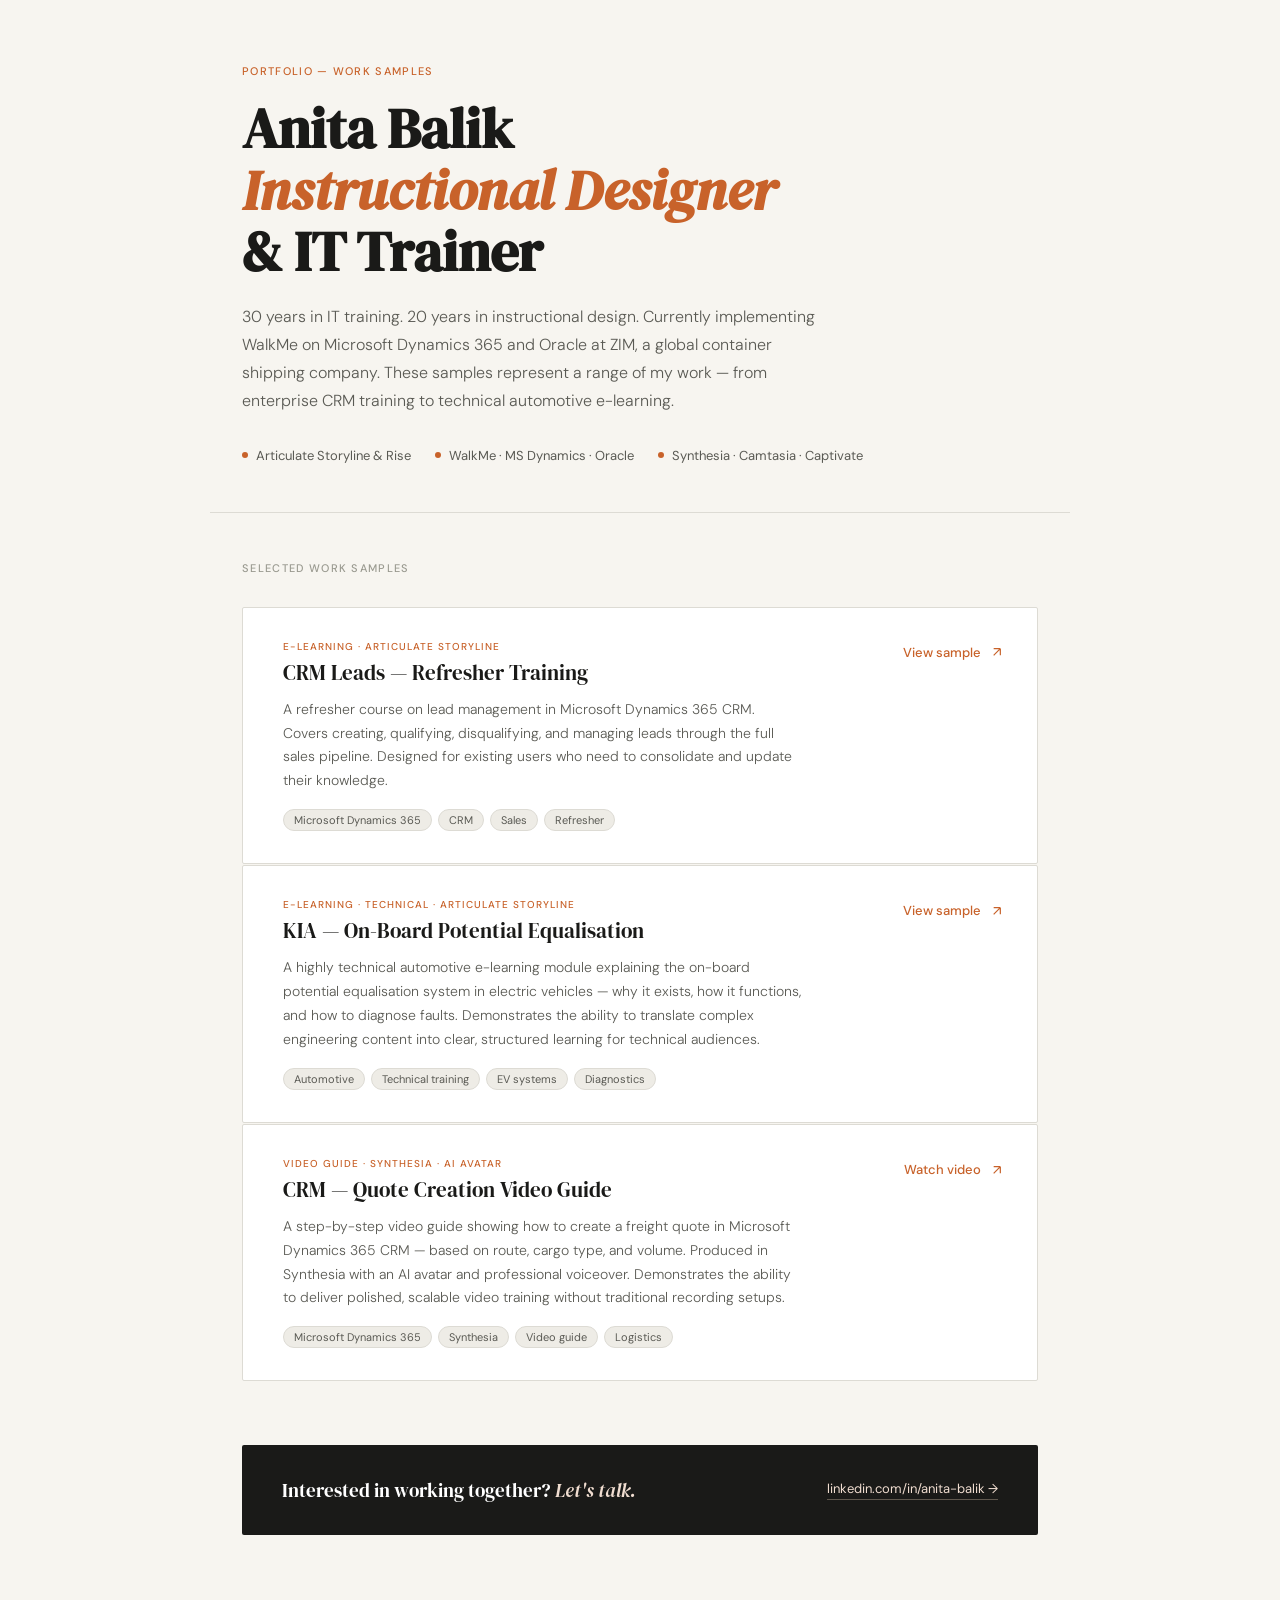
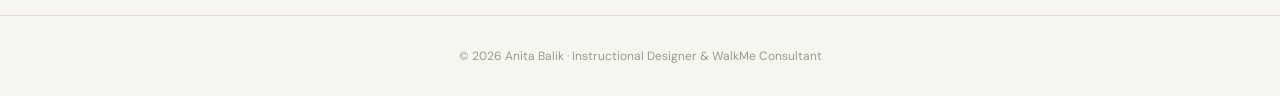
<file: index.html>
<!DOCTYPE html>
<html lang="en">
<head>
<meta charset="UTF-8">
<meta name="viewport" content="width=device-width, initial-scale=1.0">
<title>Anita Balik — E-Learning Portfolio</title>
<link href="https://fonts.googleapis.com/css2?family=DM+Serif+Display:ital@0;1&family=DM+Sans:wght@300;400;500&display=swap" rel="stylesheet">
<style>
  *, *::before, *::after { box-sizing: border-box; margin: 0; padding: 0; }

  :root {
    --ink: #1a1a18;
    --ink-soft: #5a5a54;
    --ink-muted: #9a9a90;
    --paper: #f7f5f0;
    --paper-warm: #eeece6;
    --accent: #c8622a;
    --accent-light: #f0ddd0;
    --border: #dddbd4;
  }

  html { scroll-behavior: smooth; }

  body {
    font-family: 'DM Sans', sans-serif;
    background: var(--paper);
    color: var(--ink);
    min-height: 100vh;
  }

  /* Header */
  header {
    padding: 4rem 2rem 3rem;
    max-width: 860px;
    margin: 0 auto;
    border-bottom: 1px solid var(--border);
  }

  .eyebrow {
    font-size: 11px;
    font-weight: 500;
    letter-spacing: 0.12em;
    text-transform: uppercase;
    color: var(--accent);
    margin-bottom: 1.25rem;
  }

  h1 {
    font-family: 'DM Serif Display', serif;
    font-size: clamp(2.2rem, 5vw, 3.5rem);
    line-height: 1.1;
    color: var(--ink);
    margin-bottom: 1.25rem;
  }

  h1 em {
    font-style: italic;
    color: var(--accent);
  }

  .header-bio {
    font-size: 1rem;
    line-height: 1.75;
    color: var(--ink-soft);
    max-width: 580px;
    font-weight: 300;
  }

  .header-meta {
    display: flex;
    flex-wrap: wrap;
    gap: 1.5rem;
    margin-top: 2rem;
  }

  .meta-item {
    display: flex;
    align-items: center;
    gap: 8px;
    font-size: 13px;
    color: var(--ink-soft);
  }

  .meta-dot {
    width: 6px;
    height: 6px;
    border-radius: 50%;
    background: var(--accent);
    flex-shrink: 0;
  }

  /* Main */
  main {
    max-width: 860px;
    margin: 0 auto;
    padding: 3rem 2rem 5rem;
  }

  .section-label {
    font-size: 11px;
    font-weight: 500;
    letter-spacing: 0.12em;
    text-transform: uppercase;
    color: var(--ink-muted);
    margin-bottom: 2rem;
  }

  /* Cards */
  .samples {
    display: flex;
    flex-direction: column;
    gap: 1.5px;
  }

  .card {
    background: white;
    border: 1px solid var(--border);
    border-radius: 2px;
    padding: 2rem 2rem 2rem 2.5rem;
    display: grid;
    grid-template-columns: 1fr auto;
    gap: 1.5rem;
    align-items: start;
    position: relative;
    text-decoration: none;
    color: inherit;
    transition: border-color 0.2s, transform 0.2s;
    overflow: hidden;
  }

  .card::before {
    content: '';
    position: absolute;
    left: 0;
    top: 0;
    bottom: 0;
    width: 3px;
    background: var(--accent);
    transform: scaleY(0);
    transform-origin: bottom;
    transition: transform 0.25s ease;
  }

  .card:hover {
    border-color: #c8b8a8;
    transform: translateX(4px);
  }

  .card:hover::before {
    transform: scaleY(1);
  }

  .card-type {
    font-size: 10px;
    font-weight: 500;
    letter-spacing: 0.1em;
    text-transform: uppercase;
    color: var(--accent);
    margin-bottom: 0.5rem;
  }

  .card-title {
    font-family: 'DM Serif Display', serif;
    font-size: 1.3rem;
    line-height: 1.2;
    color: var(--ink);
    margin-bottom: 0.75rem;
  }

  .card-desc {
    font-size: 14px;
    line-height: 1.7;
    color: var(--ink-soft);
    font-weight: 300;
    max-width: 520px;
  }

  .card-tags {
    display: flex;
    flex-wrap: wrap;
    gap: 6px;
    margin-top: 1rem;
  }

  .tag {
    font-size: 11px;
    padding: 3px 10px;
    border-radius: 20px;
    background: var(--paper-warm);
    color: var(--ink-soft);
    border: 1px solid var(--border);
  }

  .card-cta {
    display: flex;
    align-items: center;
    gap: 8px;
    font-size: 13px;
    font-weight: 500;
    color: var(--accent);
    white-space: nowrap;
    padding-top: 4px;
    flex-shrink: 0;
  }

  .card-cta svg {
    transition: transform 0.2s;
  }

  .card:hover .card-cta svg {
    transform: translate(3px, -3px);
  }

  /* Contact strip */
  .contact {
    margin-top: 4rem;
    padding: 2rem 2.5rem;
    background: var(--ink);
    border-radius: 2px;
    display: flex;
    align-items: center;
    justify-content: space-between;
    flex-wrap: wrap;
    gap: 1rem;
  }

  .contact-text {
    font-family: 'DM Serif Display', serif;
    font-size: 1.2rem;
    color: white;
  }

  .contact-text span {
    color: var(--accent-light);
    font-style: italic;
  }

  .contact-link {
    font-size: 13px;
    color: var(--accent-light);
    text-decoration: none;
    border-bottom: 1px solid rgba(200,180,160,0.4);
    padding-bottom: 2px;
    transition: border-color 0.2s;
  }

  .contact-link:hover {
    border-color: var(--accent-light);
  }

  /* Footer */
  footer {
    text-align: center;
    padding: 2rem;
    font-size: 12px;
    color: var(--ink-muted);
    border-top: 1px solid var(--border);
  }

  @media (max-width: 600px) {
    .card { grid-template-columns: 1fr; }
    .card-cta { justify-content: flex-start; }
    .contact { flex-direction: column; }
  }
</style>
</head>
<body>

<header>
  <p class="eyebrow">Portfolio — Work Samples</p>
  <h1>Anita Balik<br><em>Instructional Designer</em><br>& IT Trainer</h1>
  <p class="header-bio">30 years in IT training. 20 years in instructional design. Currently implementing WalkMe on Microsoft Dynamics 365 and Oracle at ZIM, a global container shipping company. These samples represent a range of my work — from enterprise CRM training to technical automotive e-learning.</p>
  <div class="header-meta">
    <div class="meta-item"><div class="meta-dot"></div>Articulate Storyline & Rise</div>
    <div class="meta-item"><div class="meta-dot"></div>WalkMe · MS Dynamics · Oracle</div>
    <div class="meta-item"><div class="meta-dot"></div>Synthesia · Camtasia · Captivate</div>
  </div>
</header>

<main>
  <p class="section-label">Selected work samples</p>

  <div class="samples">

    <a class="card" href="Leads refresher/story.html" target="_blank">
      <div>
        <div class="card-type">E-learning · Articulate Storyline</div>
        <div class="card-title">CRM Leads — Refresher Training</div>
        <div class="card-desc">A refresher course on lead management in Microsoft Dynamics 365 CRM. Covers creating, qualifying, disqualifying, and managing leads through the full sales pipeline. Designed for existing users who need to consolidate and update their knowledge.</div>
        <div class="card-tags">
          <span class="tag">Microsoft Dynamics 365</span>
          <span class="tag">CRM</span>
          <span class="tag">Sales</span>
          <span class="tag">Refresher</span>
        </div>
      </div>
      <div class="card-cta">
        View sample
        <svg width="16" height="16" fill="none" stroke="currentColor" stroke-width="1.8" viewBox="0 0 24 24"><path d="M7 17L17 7M17 7H7M17 7v10"/></svg>
      </div>
    </a>

    <a class="card" href="KIA/story.html" target="_blank">
      <div>
        <div class="card-type">E-learning · Technical · Articulate Storyline</div>
        <div class="card-title">KIA — On-Board Potential Equalisation</div>
        <div class="card-desc">A highly technical automotive e-learning module explaining the on-board potential equalisation system in electric vehicles — why it exists, how it functions, and how to diagnose faults. Demonstrates the ability to translate complex engineering content into clear, structured learning for technical audiences.</div>
        <div class="card-tags">
          <span class="tag">Automotive</span>
          <span class="tag">Technical training</span>
          <span class="tag">EV systems</span>
          <span class="tag">Diagnostics</span>
        </div>
      </div>
      <div class="card-cta">
        View sample
        <svg width="16" height="16" fill="none" stroke="currentColor" stroke-width="1.8" viewBox="0 0 24 24"><path d="M7 17L17 7M17 7H7M17 7v10"/></svg>
      </div>
    </a>

    <a class="card" href="CRM/ZRM Quote creation.mp4" target="_blank">
      <div>
        <div class="card-type">Video guide · Synthesia · AI Avatar</div>
        <div class="card-title">CRM — Quote Creation Video Guide</div>
        <div class="card-desc">A step-by-step video guide showing how to create a freight quote in Microsoft Dynamics 365 CRM — based on route, cargo type, and volume. Produced in Synthesia with an AI avatar and professional voiceover. Demonstrates the ability to deliver polished, scalable video training without traditional recording setups.</div>
        <div class="card-tags">
          <span class="tag">Microsoft Dynamics 365</span>
          <span class="tag">Synthesia</span>
          <span class="tag">Video guide</span>
          <span class="tag">Logistics</span>
        </div>
      </div>
      <div class="card-cta">
        Watch video
        <svg width="16" height="16" fill="none" stroke="currentColor" stroke-width="1.8" viewBox="0 0 24 24"><path d="M7 17L17 7M17 7H7M17 7v10"/></svg>
      </div>
    </a>

  </div>

  <div class="contact">
    <div class="contact-text">Interested in working together? <span>Let's talk.</span></div>
    <a class="contact-link" href="https://www.linkedin.com/in/anita-balik-7b2780111" target="_blank">linkedin.com/in/anita-balik →</a>
  </div>

</main>

<footer>
  © 2026 Anita Balik · Instructional Designer & WalkMe Consultant
</footer>

</body>
</html>
</file>
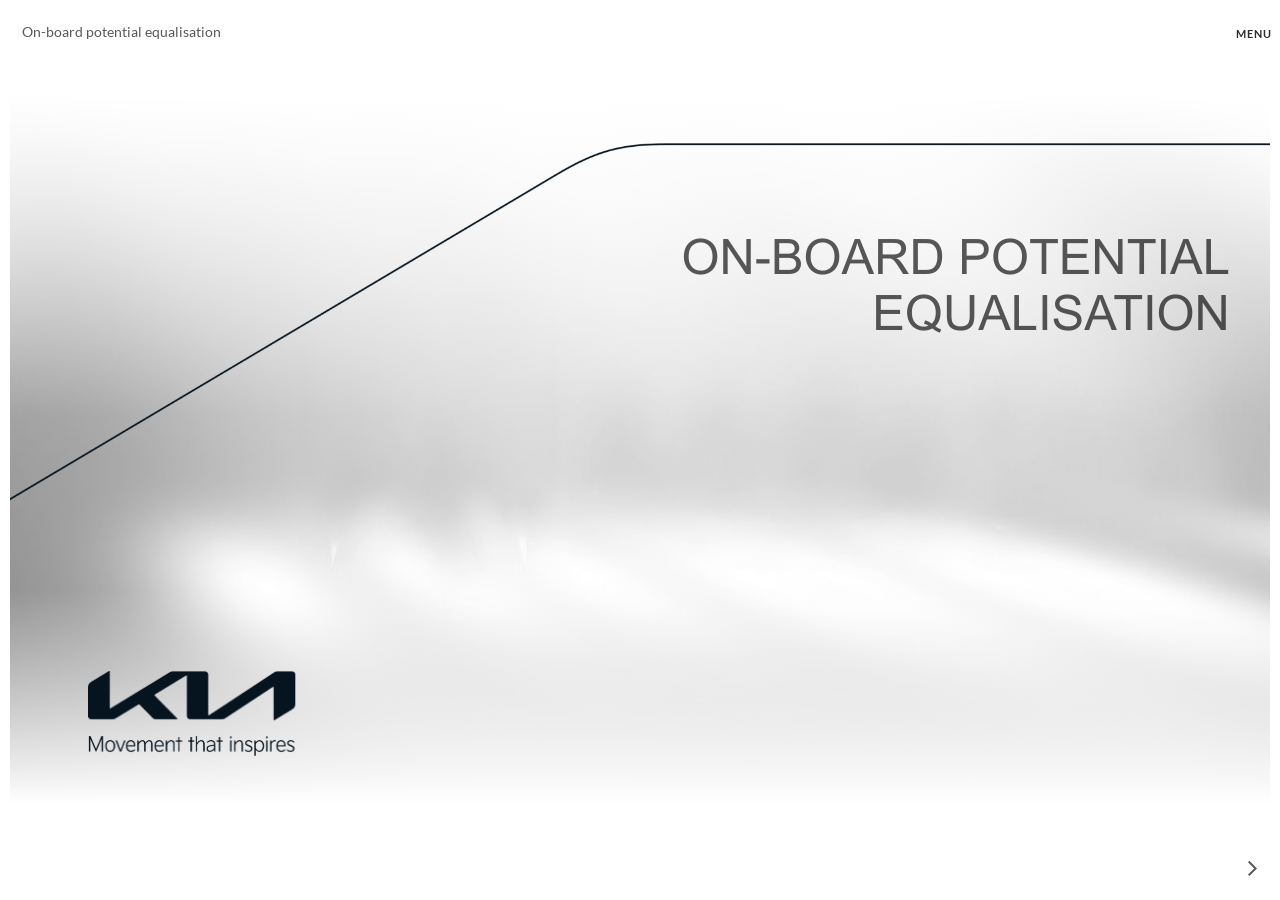
<file: KIA/story.html>
﻿<!doctype html>
<html lang="en-US">
<head>
  <meta charset="utf-8">
  <!-- Created using Storyline 360 x64 - http://www.articulate.com  -->
  <!-- version: 3.98.34263.0 -->
  <title>On-board potential equalisation</title>
  <meta http-equiv="x-ua-compatible" content="IE=edge"/>
  <meta name="viewport" content="width=device-width,initial-scale=1,user-scalable=no,shrink-to-fit=no,minimal-ui"/>
  <meta name="apple-mobile-web-app-capable" content="yes"/>
  <style>
    html, body { height: 100%; padding: 0; margin: 0 }
    #app { height: 100%; width: 100%; }
  </style>

  <script>
    window.DS = {};
    window.globals = {
      DATA_PATH_BASE: '',
      HAS_FRAME: true,
      HAS_SLIDE: true,

      lmsPresent: false,
      tinCanPresent: false,
      cmi5Present: false,
      aoSupport: false,
      scale: 'noscale',
      captureRc: false,
      browserSize: 'optimal',
      bgColor: '#FFFFFF',
      features: 'DropInAcc,DropInBase,DropInCore,DropInInteractions,DropInVideo,JsApiBasics,MathExpressions,MorphTransition,MultipleQuizTracking,SetFocusTrigger',
      themeName: 'unified',
      preloaderColor: '#8C8C8C',
      suppressAnalytics: false,
      productChannel: 'stable',
      publishSource: 'storyline',
      aid: 'aid|86aaafb4-6621-4743-be69-1b1a9aa3e93b',
      cid: '910d3ee7-bc2f-4c90-ab1d-3d34a9c796fc',
      playerVersion: '3.98.34263.0',
      publishTimestamp: '2026-05-14T12:27:51.6209942Z',
      maxIosVideoElements: 10,
      connectionSettings: { message: 'You%20are%20offline.%20Trying%20to%20reconnect...', useDarkTheme: true, mode: 'disabled' },
      hasFeature: function(feature) {
        return this.features.split(',').includes(feature);
      },
      
      parseParams: function(qs) {
        if (window.globals.parsedParams != null) {
          return window.globals.parsedParams;
        }
        qs = (qs || window.location.search.substr(1)).split('+').join(' ');
        var params = {},
            tokens,
            re = /[?&]?([^=]+)=([^&]*)/g;

        while (tokens = re.exec(qs)) {
          params[decodeURIComponent(tokens[1]).trim()] =
            decodeURIComponent(tokens[2]).trim();
        }
        window.globals.parsedParams = params;
        return params;
      }

    };
  </script>
  <script>
    var isIe11 = ('ActiveXObject' in window || window.MSBlobBuilder != null)
      && window.msCrypto != null && !window.ActiveXObject;
    if (isIe11) {
      window.globals.unsupportedBrowser = true;
      document.write(atob('[base64]'));
    }
  </script>

  <script>
    if (window.globals.hasFeature('NewAiCourseTranslation')) {
      
      
    }
  </script>

  
  <script>window.THREE = { };</script>
  
</head>
<body style="background: #FFFFFF" class="cs-HTML theme-unified">
  <!-- 360 -->
  <script>!function(){var e,i=/iPhone/i,o=/iPod/i,n=/iPad/i,t=/\biOS-universal(?:.+)Mac\b/i,r=/\bAndroid(?:.+)Mobile\b/i,a=/Android/i,d=/(?:SD4930UR|\bSilk(?:.+)Mobile\b)/i,p=/Silk/i,l=/Windows Phone/i,u=/\bWindows(?:.+)ARM\b/i,b=/BlackBerry/i,s=/BB10/i,c=/Opera Mini/i,f=/\b(CriOS|Chrome)(?:.+)Mobile/i,h=/Mobile(?:.+)Firefox\b/i,v=function(e){return void 0!==e&&"MacIntel"===e.platform&&"number"==typeof e.maxTouchPoints&&e.maxTouchPoints>1&&"undefined"==typeof MSStream};e=function(e){var m={userAgent:"",platform:"",maxTouchPoints:0};e||"undefined"==typeof navigator?"string"==typeof e?m.userAgent=e:e&&e.userAgent&&(m={userAgent:e.userAgent,platform:e.platform,maxTouchPoints:e.maxTouchPoints||0}):m={userAgent:navigator.userAgent,platform:navigator.platform,maxTouchPoints:navigator.maxTouchPoints||0};var g=m.userAgent,y=g.split("[FBAN");void 0!==y[1]&&(g=y[0]),void 0!==(y=g.split("Twitter"))[1]&&(g=y[0]);var A=function(e){return function(i){return i.test(e)}}(g),w={apple:{phone:A(i)&&!A(l),ipod:A(o),tablet:!A(i)&&(A(n)||v(m))&&!A(l),universal:A(t),device:(A(i)||A(o)||A(n)||A(t)||v(m))&&!A(l)},amazon:{phone:A(d),tablet:!A(d)&&A(p),device:A(d)||A(p)},android:{phone:!A(l)&&A(d)||!A(l)&&A(r),tablet:!A(l)&&!A(d)&&!A(r)&&(A(p)||A(a)),device:!A(l)&&(A(d)||A(p)||A(r)||A(a))||A(/\bokhttp\b/i)},windows:{phone:A(l),tablet:A(u),device:A(l)||A(u)},other:{blackberry:A(b),blackberry10:A(s),opera:A(c),firefox:A(h),chrome:A(f),device:A(b)||A(s)||A(c)||A(h)||A(f)},any:!1,phone:!1,tablet:!1};return w.any=w.apple.device||w.android.device||w.windows.device||w.other.device,w.phone=w.apple.phone||w.android.phone||w.windows.phone,w.tablet=w.apple.tablet||w.android.tablet||w.windows.tablet,w}(),"object"==typeof exports&&"undefined"!=typeof module?module.exports=e:"function"==typeof define&&define.amd?define((function(){return e})):this.isMobile=e}();
    window.isMobile.apple.tablet = window.isMobile.apple.tablet ||
      (navigator.platform === 'MacIntel' && navigator.maxTouchPoints > 1);
    window.isMobile.apple.device = window.isMobile.apple.device || window.isMobile.apple.tablet;
    window.isMobile.tablet = window.isMobile.tablet || window.isMobile.apple.tablet;
    window.isMobile.any = window.isMobile.any || window.isMobile.apple.tablet;
  </script>

  <div id="focus-sink" tabindex="-1"></div>

  <div id="preso"></div>
  <script>
    (function() {

      var classTypes = [ 'desktop', 'mobile', 'phone', 'tablet' ];

      var addDeviceClasses = function(prefix, testObj) {
        var curr, i;
        for (i = 0; i < classTypes.length; i++) {
          curr = classTypes[i];
          if (testObj[curr]) {
            document.body.classList.add(prefix + curr);
          }
        }
      };

      var params = window.globals.parseParams(),
          isDevicePreview = params.devicepreview === '1',
          isPhoneOverride = params.deviceType === 'phone' || (isDevicePreview && params.phone == '1'),
          isTabletOverride = (params.deviceType === 'tablet' || isDevicePreview) && !isPhoneOverride,
          isMobileOverride = isPhoneOverride || isTabletOverride;

      var deviceView = {
        desktop: !window.isMobile.any && !isMobileOverride,
        mobile: window.isMobile.any || isMobileOverride,
        phone: isPhoneOverride || (window.isMobile.phone && !isTabletOverride),
        tablet: isTabletOverride || window.isMobile.tablet
      };

      window.globals.deviceView = deviceView;
      window.isMobile.desktop = !window.isMobile.any;
      window.isMobile.mobile = window.isMobile.any;

      addDeviceClasses('view-', deviceView);

    })();
  </script>
  
  <script src='story_content/triggers.js' type=text/javascript></script>
<script src='story_content/user.js' type=text/javascript></script>
  <div class="slide-loader"></div>

  <script>
    var doc = document, loader = doc.body.querySelector('.slide-loader'); [ 1, 2, 3 ].forEach(function(n) { var d = doc.createElement('div'); d.style.backgroundColor = window.globals.preloaderColor; d.classList.add('mobile-loader-dot'); d.classList.add('dot' + n); loader.appendChild(d); });
  </script>

  <div class="mobile-load-title-overlay" style="display: none">
    <div class="mobile-load-title">On-board potential equalisation</div>
  </div>

  <div class="mobile-chrome-warning"></div>

  
<style>
  .warn-connection-dialog {
    display: none;
    background: transparent;
    pointer-events: all;
    position: fixed;
    left: 0;
    top: 0;
    width: 100%;
    height: 100%;
    z-index: 999;
  }

  .warn-connection-content {
    pointer-events: all;
    border-radius: 4px;
    background: white;
    border: 1px solid #E7E7E7;
    color: #333333;
    box-shadow: 0 2px 4px rgba(0, 0, 0, 0.25);
    transition: all 150ms ease-out;
    position: absolute;
    white-space: nowrap;
  }

  .view-phone.is-landscape .warn-connection-content {
    left: 23px;
    bottom: 23px;
  }

  .view-tablet.is-landscape .warn-connection-content {
    left: 50%;
    top: 20px;
    transform: translateX(-50%);
  }

  .view-mobile.is-portrait .warn-connection-content {
    transform: translate(-50%, calc(-100% - 15px));
  }

  .warn-connection-content p {
    display: inline-block;
    margin: 0 8px 0 0;
    line-height: 33px;
    font-size: 11px;
  }

  .warn-connection-content svg {
    position: relative;
    vertical-align: middle;
    margin: 0 2px 2px 8px;
  }

  .view-desktop .warn-connection-content {
    left: 1.5em;
    bottom: 1.5em;
  }

  .view-desktop .warn-connection-content p {
    font-size: 1.1em;
  }

  .is-offline .warn-connection-dialog {
    display: block;
  }

  .is-offline .cs-panel * {
    pointer-events: none !important;
  }

  .is-offline .cs-panel {
    pointer-events: all !important;
  }

  .is-offline #nav-controls * {
    pointer-events: none !important;
  }

  .is-offline #nav-controls {
    pointer-events: all !important;
  }
</style>

<div class="warn-connection-dialog" role="alertdialog" aria-modal="true" tabindex="0" aria-labelledby="warn-connection-message">
  <div class="warn-connection-content">
    <svg width="17" height="15" viewBox="0 0 17 15" xmlns="http://www.w3.org/2000/svg">
      <path fill="#8F0000" stroke="white" d="M16.07,12.98 L15.88,12.23 L9.51,1.21 C8.97,0.26,7.6,0.26,7.06,1.21 L0.69,12.23 C0.15,13.16,0.81,14.36,1.91,14.36 H14.65 C15.47,14.36,16.05,13.7,16.07,12.98 Z"/>
      <path fill="white" stroke="white" d="M8.58,5.5 C8.35,5.28,8.5,5.35,8.21,5.32 C8.09,5.35,7.97,5.49,7.96,5.67 C7.97,5.79,7.98,5.92,7.98,6.04 L7.98,6.04 C7.99,6.17,8,6.31,8.01,6.43 L8.01,6.44 C8.03,6.92,8.06,7.41,8.09,7.9 L8.09,7.9 C8.12,8.39,8.14,8.88,8.17,9.37 C8.17,9.39,8.18,9.42,8.2,9.44 C8.23,9.46,8.25,9.47,8.28,9.47 C8.31,9.47,8.34,9.46,8.35,9.44 C8.37,9.43,8.38,9.4,8.39,9.35 L8.39,9.34 C8.39,9.24,8.4,9.15,8.4,9.05 L8.4,9.05 C8.41,8.96,8.41,8.86,8.42,8.75 C8.43,8.44,8.45,8.12,8.47,7.81 L8.47,7.81 C8.49,7.49,8.51,7.18,8.53,6.87 C8.55,6.46,8.56,6.05,8.59,5.64 L8.6,5.62 C8.6,5.57,8.59,5.53,8.58,5.5 L8.21,5.32 Z"/>
      <circle fill="white" stroke="white" cx="8.3" cy="11.35" r="0.3"/>
    </svg>
    <p id="warn-connection-message">You are offline. Trying to reconnect...</p>
  </div>
</div>

<script>
  (function() {
    window.DS.connection = {
      warningShown: false,
      assets: {},
      loadingAssetGroup: false,
      retryDelay: 500
    };

    var connectionSettings = window.globals.connectionSettings || {};

    var useConnectionMessages = window.AbortController != null &&
      window.location.protocol != 'file:' &&
      connectionSettings.mode === 'normal';

    window.DS.connection.useConnectionMessages = useConnectionMessages;

    var assetCount = 0;
    var checkLoadedId;


    if (useConnectionMessages && connectionSettings != null) {
      var contentEl = document.querySelector('.warn-connection-content');
      var messageEl = contentEl.querySelector('p');

      if (connectionSettings.useDarkTheme) {
        contentEl.style.borderColor = '#BABBBA';
        contentEl.style.backgroundColor = '#282828';
        contentEl.style.color = '#FFFFFF';
      }

      if (connectionSettings.message != null) {
        messageEl.textContent = window.decodeURIComponent(connectionSettings.message);
      }
    }

    function checkAssetsReady() {
      for (var i in DS.connection.assets) {
        if (!DS.connection.assets[i].success) {
          return false;
        }
      }
      return true;
    }

    function stopAssetGroup() {
      if (!useConnectionMessages) { return; }

      assetCount = 0;

      DS.connection.oldAssetGroup = DS.connection.assets;
      DS.connection.assets = {};
      DS.connection.loadingAssetGroup = false;
      clearInterval(checkLoadedId);
    }

    function startAssetGroup() {
      if (!useConnectionMessages) { return; }
      var ticks = 0;
      clearInterval(checkLoadedId);
      checkLoadedId = setInterval(function() {
        var loaded = 0;
        if (assetCount === 0 && loaded === 0) {
          clearInterval(checkLoadedId);
          return;
        }

        for (var i in DS.connection.assets) {
          if (DS.connection.assets[i].success) {
            loaded++;
          }
        }

        if (assetCount === loaded && checkAssetsReady()) {
          for (var i in DS.connection.assets) {
            if (DS.connection.assets[i].action) {
              DS.connection.assets[i].action();
            }
          }
          hideWarning();
          stopAssetGroup();
        }
      }, 100)
    }

    function requiredAsset(url, action, retry, type) {
      if (!useConnectionMessages) { return; }
      if (DS.connection.assets[url]) { return; }

      DS.connection.assets[url] = {
        success: false, action: action, retry: retry, type: type
      };
      assetCount = Object.keys(DS.connection.assets).length;
      if (!DS.connection.loadingAssetGroup) {
        startAssetGroup();
      }
      DS.connection.loadingAssetGroup = true;
    }

    function assetLoaded(url) {
      if (!useConnectionMessages) { return; }
      if (DS.connection.assets[url]) {
        DS.connection.assets[url].success = true;
      }
    }

    function assetFailed(url) {
      if (!useConnectionMessages) { return; }
      if (!DS.connection.assets[url]) {
        if (/\.js$/.test(url) && url.indexOf('transcripts') === -1) {
          setTimeout(function() {
            if (DS.connection.lastSlideLoaded != null) {
              DS.connection.lastSlideLoaded();
            }
          }, DS.connection.retryDelay);
        }
        return;
      }
      if (!DS.connection.warningShown) { showWarning(); }
      if (DS.connection.assets[url].retry) {
        setTimeout(function() {
          if (!DS.connection.assets[url].success) {
            DS.connection.assets[url].retry()
          }
        }, DS.connection.retryDelay);
      }
    }

    function hideWarning() {
      document.body.classList.remove('is-offline');
      DS.connection.warningShown = false;
      enableKeys();
    }
    DS.connection.hideWarning = hideWarning

    function showWarning(btn) {
      document.body.classList.add('is-offline')
      DS.connection.warningShown = true;
      updateWarningPosition();
      disableKeys();
    }

    function updateWarningPosition() {
      if (!DS.connection.warningShown) {
        return;
      }

      var isPortrait = document.body.classList.contains('is-portrait');
      var isMobile = document.body.classList.contains('view-mobile');
      var warningEl = document.querySelector('.warn-connection-content');

      if (isPortrait && isMobile) {
        var slide = document.querySelector('.primary-slide');
        var slideRect = slide != null
          ? slide.getBoundingClientRect()
          : { top: window.innerHeight, left: 0, width: window.innerWidth };

        warningEl.style.top = `${slideRect.top}px`
        warningEl.style.left = `${slideRect.left + slideRect.width / 2}px`
      } else {
        warningEl.style.top = null;
        warningEl.style.left = null;
      }

      window.requestAnimationFrame(updateWarningPosition);
    }

    function onDisableKeyDown(e) {
      e.preventDefault();
      e.stopImmediatePropagation();
    }

    function onDisableKeyUp(e) {
      e.preventDefault();
      e.stopImmediatePropagation();
    }

    var accStyle = document.createElement('style');
    var warnDialogEl = document.querySelector('.warn-connection-dialog');

    function disableKeys() {
      if (DS.views && DS.views.nsStack && DS.views.nsStack.length === 1) {
        DS.views.nsStack[0].tabReachable = false
        DS.views.nsStack[0].updateTabIndex(true, true);
      }

      accStyle.innerHTML = '.acc-shadow-dom { display: none; }';
      document.body.appendChild(accStyle);

      warnDialogEl.parentNode.append(warnDialogEl);
      warnDialogEl.focus();
    }

    function enableKeys() {
      accStyle.remove();
      if (DS.views && DS.views.nsStack && DS.views.nsStack.length === 1 && DS.views.nsStack[0].name === '_frame') {
        DS.views.nsStack[0].tabReachable = true;
        DS.views.nsStack[0].updateTabIndex();
      }
    }

    // these will all be noops if the feature flag isn't set in
    // the data and `window.globals.features`
    DS.connection.requiredAsset = requiredAsset;
    DS.connection.assetLoaded = assetLoaded;
    DS.connection.assetFailed = assetFailed;
    DS.connection.stopAssetGroup = stopAssetGroup;
    DS.connection.startAssetGroup = startAssetGroup;
  })();
</script>


  <script>
    
    if (window.autoSpider && window.vInterfaceObject) {
      document.querySelector('.mobile-load-title-overlay').style.display = 'none';
    }
  </script>

  

  <link rel="stylesheet" href="html5/data/css/output.min.css" data-noprefix/>
</body>
<script src="html5/lib/scripts/bootstrapper.min.js"></script>
</html>
</file>
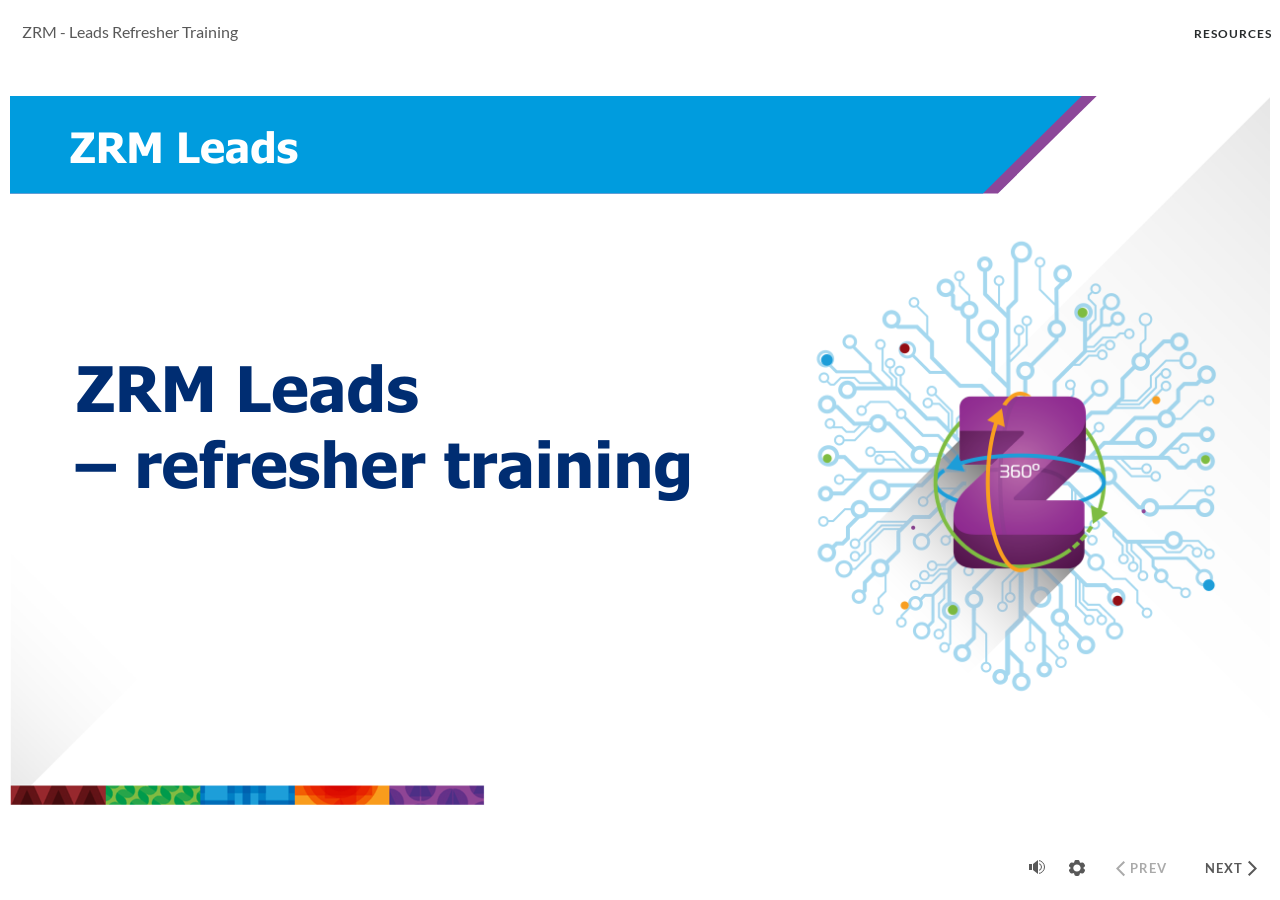
<file: Leads refresher/story.html>
﻿<!doctype html>
<html lang="en-US">
<head>
  <meta charset="utf-8">
  <!-- Created using Storyline 360 x64 - http://www.articulate.com  -->
  <!-- version: 3.98.34263.0 -->
  <title>ZRM - Leads Refresher Training</title>
  <meta http-equiv="x-ua-compatible" content="IE=edge"/>
  <meta name="viewport" content="width=device-width,initial-scale=1,user-scalable=no,shrink-to-fit=no,minimal-ui"/>
  <meta name="apple-mobile-web-app-capable" content="yes"/>
  <style>
    html, body { height: 100%; padding: 0; margin: 0 }
    #app { height: 100%; width: 100%; }
  </style>

  <script>
    window.DS = {};
    window.globals = {
      DATA_PATH_BASE: '',
      HAS_FRAME: true,
      HAS_SLIDE: true,

      lmsPresent: false,
      tinCanPresent: false,
      cmi5Present: false,
      aoSupport: false,
      scale: 'noscale',
      captureRc: false,
      browserSize: 'optimal',
      bgColor: '#FFFFFF',
      features: 'DropInAcc,DropInBase,DropInCore,DropInInteractions,DropInVideo,JsApiBasics,MathExpressions,MorphTransition,MultipleQuizTracking,SetFocusTrigger',
      themeName: 'unified',
      preloaderColor: '#8C8C8C',
      suppressAnalytics: false,
      productChannel: 'stable',
      publishSource: 'storyline',
      aid: 'aid|86aaafb4-6621-4743-be69-1b1a9aa3e93b',
      cid: '45a7bbbf-1842-4dbc-b980-a3b25e3b5904',
      playerVersion: '3.98.34263.0',
      publishTimestamp: '2026-05-14T12:33:29.5611025Z',
      maxIosVideoElements: 10,
      connectionSettings: { message: 'You%20are%20offline.%20Trying%20to%20reconnect...', useDarkTheme: true, mode: 'disabled' },
      hasFeature: function(feature) {
        return this.features.split(',').includes(feature);
      },
      
      parseParams: function(qs) {
        if (window.globals.parsedParams != null) {
          return window.globals.parsedParams;
        }
        qs = (qs || window.location.search.substr(1)).split('+').join(' ');
        var params = {},
            tokens,
            re = /[?&]?([^=]+)=([^&]*)/g;

        while (tokens = re.exec(qs)) {
          params[decodeURIComponent(tokens[1]).trim()] =
            decodeURIComponent(tokens[2]).trim();
        }
        window.globals.parsedParams = params;
        return params;
      }

    };
  </script>
  <script>
    var isIe11 = ('ActiveXObject' in window || window.MSBlobBuilder != null)
      && window.msCrypto != null && !window.ActiveXObject;
    if (isIe11) {
      window.globals.unsupportedBrowser = true;
      document.write(atob('[base64]'));
    }
  </script>

  <script>
    if (window.globals.hasFeature('NewAiCourseTranslation')) {
      
      
    }
  </script>

  
  <script>window.THREE = { };</script>
  
</head>
<body style="background: #FFFFFF" class="cs-HTML theme-unified">
  <!-- 360 -->
  <script>!function(){var e,i=/iPhone/i,o=/iPod/i,n=/iPad/i,t=/\biOS-universal(?:.+)Mac\b/i,r=/\bAndroid(?:.+)Mobile\b/i,a=/Android/i,d=/(?:SD4930UR|\bSilk(?:.+)Mobile\b)/i,p=/Silk/i,l=/Windows Phone/i,u=/\bWindows(?:.+)ARM\b/i,b=/BlackBerry/i,s=/BB10/i,c=/Opera Mini/i,f=/\b(CriOS|Chrome)(?:.+)Mobile/i,h=/Mobile(?:.+)Firefox\b/i,v=function(e){return void 0!==e&&"MacIntel"===e.platform&&"number"==typeof e.maxTouchPoints&&e.maxTouchPoints>1&&"undefined"==typeof MSStream};e=function(e){var m={userAgent:"",platform:"",maxTouchPoints:0};e||"undefined"==typeof navigator?"string"==typeof e?m.userAgent=e:e&&e.userAgent&&(m={userAgent:e.userAgent,platform:e.platform,maxTouchPoints:e.maxTouchPoints||0}):m={userAgent:navigator.userAgent,platform:navigator.platform,maxTouchPoints:navigator.maxTouchPoints||0};var g=m.userAgent,y=g.split("[FBAN");void 0!==y[1]&&(g=y[0]),void 0!==(y=g.split("Twitter"))[1]&&(g=y[0]);var A=function(e){return function(i){return i.test(e)}}(g),w={apple:{phone:A(i)&&!A(l),ipod:A(o),tablet:!A(i)&&(A(n)||v(m))&&!A(l),universal:A(t),device:(A(i)||A(o)||A(n)||A(t)||v(m))&&!A(l)},amazon:{phone:A(d),tablet:!A(d)&&A(p),device:A(d)||A(p)},android:{phone:!A(l)&&A(d)||!A(l)&&A(r),tablet:!A(l)&&!A(d)&&!A(r)&&(A(p)||A(a)),device:!A(l)&&(A(d)||A(p)||A(r)||A(a))||A(/\bokhttp\b/i)},windows:{phone:A(l),tablet:A(u),device:A(l)||A(u)},other:{blackberry:A(b),blackberry10:A(s),opera:A(c),firefox:A(h),chrome:A(f),device:A(b)||A(s)||A(c)||A(h)||A(f)},any:!1,phone:!1,tablet:!1};return w.any=w.apple.device||w.android.device||w.windows.device||w.other.device,w.phone=w.apple.phone||w.android.phone||w.windows.phone,w.tablet=w.apple.tablet||w.android.tablet||w.windows.tablet,w}(),"object"==typeof exports&&"undefined"!=typeof module?module.exports=e:"function"==typeof define&&define.amd?define((function(){return e})):this.isMobile=e}();
    window.isMobile.apple.tablet = window.isMobile.apple.tablet ||
      (navigator.platform === 'MacIntel' && navigator.maxTouchPoints > 1);
    window.isMobile.apple.device = window.isMobile.apple.device || window.isMobile.apple.tablet;
    window.isMobile.tablet = window.isMobile.tablet || window.isMobile.apple.tablet;
    window.isMobile.any = window.isMobile.any || window.isMobile.apple.tablet;
  </script>

  <div id="focus-sink" tabindex="-1"></div>

  <div id="preso"></div>
  <script>
    (function() {

      var classTypes = [ 'desktop', 'mobile', 'phone', 'tablet' ];

      var addDeviceClasses = function(prefix, testObj) {
        var curr, i;
        for (i = 0; i < classTypes.length; i++) {
          curr = classTypes[i];
          if (testObj[curr]) {
            document.body.classList.add(prefix + curr);
          }
        }
      };

      var params = window.globals.parseParams(),
          isDevicePreview = params.devicepreview === '1',
          isPhoneOverride = params.deviceType === 'phone' || (isDevicePreview && params.phone == '1'),
          isTabletOverride = (params.deviceType === 'tablet' || isDevicePreview) && !isPhoneOverride,
          isMobileOverride = isPhoneOverride || isTabletOverride;

      var deviceView = {
        desktop: !window.isMobile.any && !isMobileOverride,
        mobile: window.isMobile.any || isMobileOverride,
        phone: isPhoneOverride || (window.isMobile.phone && !isTabletOverride),
        tablet: isTabletOverride || window.isMobile.tablet
      };

      window.globals.deviceView = deviceView;
      window.isMobile.desktop = !window.isMobile.any;
      window.isMobile.mobile = window.isMobile.any;

      addDeviceClasses('view-', deviceView);

    })();
  </script>
  
  <script src='story_content/triggers.js' type=text/javascript></script>
<script src='story_content/user.js' type=text/javascript></script>
  <div class="slide-loader"></div>

  <script>
    var doc = document, loader = doc.body.querySelector('.slide-loader'); [ 1, 2, 3 ].forEach(function(n) { var d = doc.createElement('div'); d.style.backgroundColor = window.globals.preloaderColor; d.classList.add('mobile-loader-dot'); d.classList.add('dot' + n); loader.appendChild(d); });
  </script>

  <div class="mobile-load-title-overlay" style="display: none">
    <div class="mobile-load-title">ZRM - Leads Refresher Training</div>
  </div>

  <div class="mobile-chrome-warning"></div>

  
<style>
  .warn-connection-dialog {
    display: none;
    background: transparent;
    pointer-events: all;
    position: fixed;
    left: 0;
    top: 0;
    width: 100%;
    height: 100%;
    z-index: 999;
  }

  .warn-connection-content {
    pointer-events: all;
    border-radius: 4px;
    background: white;
    border: 1px solid #E7E7E7;
    color: #333333;
    box-shadow: 0 2px 4px rgba(0, 0, 0, 0.25);
    transition: all 150ms ease-out;
    position: absolute;
    white-space: nowrap;
  }

  .view-phone.is-landscape .warn-connection-content {
    left: 23px;
    bottom: 23px;
  }

  .view-tablet.is-landscape .warn-connection-content {
    left: 50%;
    top: 20px;
    transform: translateX(-50%);
  }

  .view-mobile.is-portrait .warn-connection-content {
    transform: translate(-50%, calc(-100% - 15px));
  }

  .warn-connection-content p {
    display: inline-block;
    margin: 0 8px 0 0;
    line-height: 33px;
    font-size: 11px;
  }

  .warn-connection-content svg {
    position: relative;
    vertical-align: middle;
    margin: 0 2px 2px 8px;
  }

  .view-desktop .warn-connection-content {
    left: 1.5em;
    bottom: 1.5em;
  }

  .view-desktop .warn-connection-content p {
    font-size: 1.1em;
  }

  .is-offline .warn-connection-dialog {
    display: block;
  }

  .is-offline .cs-panel * {
    pointer-events: none !important;
  }

  .is-offline .cs-panel {
    pointer-events: all !important;
  }

  .is-offline #nav-controls * {
    pointer-events: none !important;
  }

  .is-offline #nav-controls {
    pointer-events: all !important;
  }
</style>

<div class="warn-connection-dialog" role="alertdialog" aria-modal="true" tabindex="0" aria-labelledby="warn-connection-message">
  <div class="warn-connection-content">
    <svg width="17" height="15" viewBox="0 0 17 15" xmlns="http://www.w3.org/2000/svg">
      <path fill="#8F0000" stroke="white" d="M16.07,12.98 L15.88,12.23 L9.51,1.21 C8.97,0.26,7.6,0.26,7.06,1.21 L0.69,12.23 C0.15,13.16,0.81,14.36,1.91,14.36 H14.65 C15.47,14.36,16.05,13.7,16.07,12.98 Z"/>
      <path fill="white" stroke="white" d="M8.58,5.5 C8.35,5.28,8.5,5.35,8.21,5.32 C8.09,5.35,7.97,5.49,7.96,5.67 C7.97,5.79,7.98,5.92,7.98,6.04 L7.98,6.04 C7.99,6.17,8,6.31,8.01,6.43 L8.01,6.44 C8.03,6.92,8.06,7.41,8.09,7.9 L8.09,7.9 C8.12,8.39,8.14,8.88,8.17,9.37 C8.17,9.39,8.18,9.42,8.2,9.44 C8.23,9.46,8.25,9.47,8.28,9.47 C8.31,9.47,8.34,9.46,8.35,9.44 C8.37,9.43,8.38,9.4,8.39,9.35 L8.39,9.34 C8.39,9.24,8.4,9.15,8.4,9.05 L8.4,9.05 C8.41,8.96,8.41,8.86,8.42,8.75 C8.43,8.44,8.45,8.12,8.47,7.81 L8.47,7.81 C8.49,7.49,8.51,7.18,8.53,6.87 C8.55,6.46,8.56,6.05,8.59,5.64 L8.6,5.62 C8.6,5.57,8.59,5.53,8.58,5.5 L8.21,5.32 Z"/>
      <circle fill="white" stroke="white" cx="8.3" cy="11.35" r="0.3"/>
    </svg>
    <p id="warn-connection-message">You are offline. Trying to reconnect...</p>
  </div>
</div>

<script>
  (function() {
    window.DS.connection = {
      warningShown: false,
      assets: {},
      loadingAssetGroup: false,
      retryDelay: 500
    };

    var connectionSettings = window.globals.connectionSettings || {};

    var useConnectionMessages = window.AbortController != null &&
      window.location.protocol != 'file:' &&
      connectionSettings.mode === 'normal';

    window.DS.connection.useConnectionMessages = useConnectionMessages;

    var assetCount = 0;
    var checkLoadedId;


    if (useConnectionMessages && connectionSettings != null) {
      var contentEl = document.querySelector('.warn-connection-content');
      var messageEl = contentEl.querySelector('p');

      if (connectionSettings.useDarkTheme) {
        contentEl.style.borderColor = '#BABBBA';
        contentEl.style.backgroundColor = '#282828';
        contentEl.style.color = '#FFFFFF';
      }

      if (connectionSettings.message != null) {
        messageEl.textContent = window.decodeURIComponent(connectionSettings.message);
      }
    }

    function checkAssetsReady() {
      for (var i in DS.connection.assets) {
        if (!DS.connection.assets[i].success) {
          return false;
        }
      }
      return true;
    }

    function stopAssetGroup() {
      if (!useConnectionMessages) { return; }

      assetCount = 0;

      DS.connection.oldAssetGroup = DS.connection.assets;
      DS.connection.assets = {};
      DS.connection.loadingAssetGroup = false;
      clearInterval(checkLoadedId);
    }

    function startAssetGroup() {
      if (!useConnectionMessages) { return; }
      var ticks = 0;
      clearInterval(checkLoadedId);
      checkLoadedId = setInterval(function() {
        var loaded = 0;
        if (assetCount === 0 && loaded === 0) {
          clearInterval(checkLoadedId);
          return;
        }

        for (var i in DS.connection.assets) {
          if (DS.connection.assets[i].success) {
            loaded++;
          }
        }

        if (assetCount === loaded && checkAssetsReady()) {
          for (var i in DS.connection.assets) {
            if (DS.connection.assets[i].action) {
              DS.connection.assets[i].action();
            }
          }
          hideWarning();
          stopAssetGroup();
        }
      }, 100)
    }

    function requiredAsset(url, action, retry, type) {
      if (!useConnectionMessages) { return; }
      if (DS.connection.assets[url]) { return; }

      DS.connection.assets[url] = {
        success: false, action: action, retry: retry, type: type
      };
      assetCount = Object.keys(DS.connection.assets).length;
      if (!DS.connection.loadingAssetGroup) {
        startAssetGroup();
      }
      DS.connection.loadingAssetGroup = true;
    }

    function assetLoaded(url) {
      if (!useConnectionMessages) { return; }
      if (DS.connection.assets[url]) {
        DS.connection.assets[url].success = true;
      }
    }

    function assetFailed(url) {
      if (!useConnectionMessages) { return; }
      if (!DS.connection.assets[url]) {
        if (/\.js$/.test(url) && url.indexOf('transcripts') === -1) {
          setTimeout(function() {
            if (DS.connection.lastSlideLoaded != null) {
              DS.connection.lastSlideLoaded();
            }
          }, DS.connection.retryDelay);
        }
        return;
      }
      if (!DS.connection.warningShown) { showWarning(); }
      if (DS.connection.assets[url].retry) {
        setTimeout(function() {
          if (!DS.connection.assets[url].success) {
            DS.connection.assets[url].retry()
          }
        }, DS.connection.retryDelay);
      }
    }

    function hideWarning() {
      document.body.classList.remove('is-offline');
      DS.connection.warningShown = false;
      enableKeys();
    }
    DS.connection.hideWarning = hideWarning

    function showWarning(btn) {
      document.body.classList.add('is-offline')
      DS.connection.warningShown = true;
      updateWarningPosition();
      disableKeys();
    }

    function updateWarningPosition() {
      if (!DS.connection.warningShown) {
        return;
      }

      var isPortrait = document.body.classList.contains('is-portrait');
      var isMobile = document.body.classList.contains('view-mobile');
      var warningEl = document.querySelector('.warn-connection-content');

      if (isPortrait && isMobile) {
        var slide = document.querySelector('.primary-slide');
        var slideRect = slide != null
          ? slide.getBoundingClientRect()
          : { top: window.innerHeight, left: 0, width: window.innerWidth };

        warningEl.style.top = `${slideRect.top}px`
        warningEl.style.left = `${slideRect.left + slideRect.width / 2}px`
      } else {
        warningEl.style.top = null;
        warningEl.style.left = null;
      }

      window.requestAnimationFrame(updateWarningPosition);
    }

    function onDisableKeyDown(e) {
      e.preventDefault();
      e.stopImmediatePropagation();
    }

    function onDisableKeyUp(e) {
      e.preventDefault();
      e.stopImmediatePropagation();
    }

    var accStyle = document.createElement('style');
    var warnDialogEl = document.querySelector('.warn-connection-dialog');

    function disableKeys() {
      if (DS.views && DS.views.nsStack && DS.views.nsStack.length === 1) {
        DS.views.nsStack[0].tabReachable = false
        DS.views.nsStack[0].updateTabIndex(true, true);
      }

      accStyle.innerHTML = '.acc-shadow-dom { display: none; }';
      document.body.appendChild(accStyle);

      warnDialogEl.parentNode.append(warnDialogEl);
      warnDialogEl.focus();
    }

    function enableKeys() {
      accStyle.remove();
      if (DS.views && DS.views.nsStack && DS.views.nsStack.length === 1 && DS.views.nsStack[0].name === '_frame') {
        DS.views.nsStack[0].tabReachable = true;
        DS.views.nsStack[0].updateTabIndex();
      }
    }

    // these will all be noops if the feature flag isn't set in
    // the data and `window.globals.features`
    DS.connection.requiredAsset = requiredAsset;
    DS.connection.assetLoaded = assetLoaded;
    DS.connection.assetFailed = assetFailed;
    DS.connection.stopAssetGroup = stopAssetGroup;
    DS.connection.startAssetGroup = startAssetGroup;
  })();
</script>


  <script>
    
    if (window.autoSpider && window.vInterfaceObject) {
      document.querySelector('.mobile-load-title-overlay').style.display = 'none';
    }
  </script>

  

  <link rel="stylesheet" href="html5/data/css/output.min.css" data-noprefix/>
</body>
<script src="html5/lib/scripts/bootstrapper.min.js"></script>
</html>
</file>
